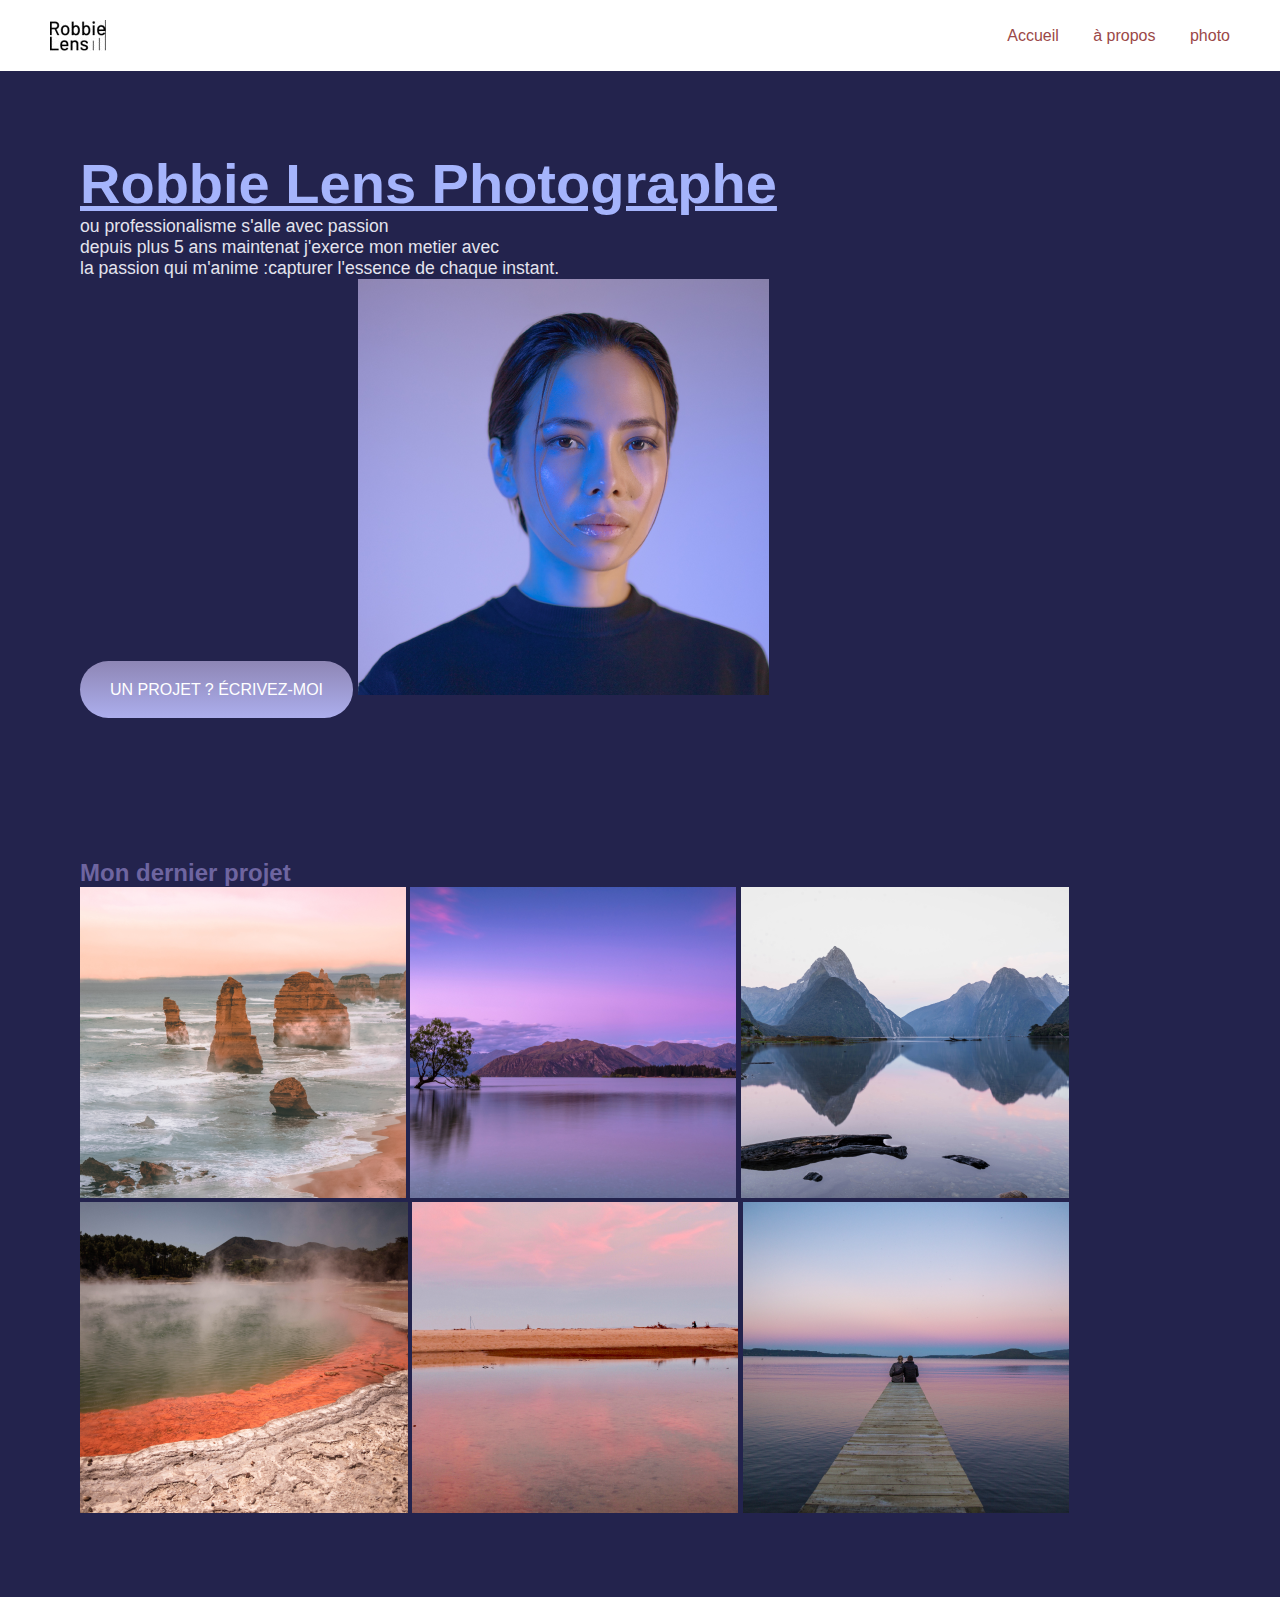
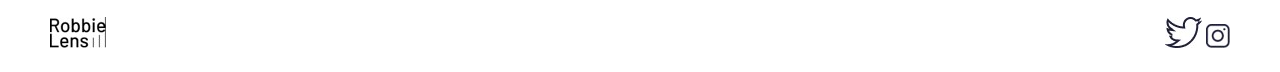
<file: index.HTML>
<!DOCTYPE html>
<html lang="fr">
    <head>
        <meta charset="UTF-8">
        <title>Accueil-Robbie Lens Photographie</title>
        <link href="style.css" rel="stylesheet">
        <link rel="preconnect" href="https://fonts.googleapis.com">
        <link rel="preconnect" href="https://fonts.gstatic.com" crossorigin>
        <link href="https://fonts.googleapis.com/css2?family=Rowdies:wght@300&display=swap" rel="stylesheet">
    </head>
    <body>
            <header>
                <nav>
                    
                    <img src="images/logo.jpg" alt="Logo Robbie Lens">
                    
                    <ul>  
                        
                        <a href="index.html">Accueil</a> 
                        <a href="a-propos.html"> à propos</a>
                        <a href="porfolio.HTML"> photo</a>                 
                    </ul>
                </nav>
            </header>   
            <main>
                <section >
                    <article>
                        <h1> Robbie Lens Photographe </h1>

                        <p> 
                        ou professionalisme s'alle avec passion<br>
                        depuis plus 5 ans maintenat j'exerce mon metier
                         avec <br>la passion qui m'anime :capturer l'essence de chaque instant. 
                        </p>
                        <a href="" class="cta">UN PROJET ? ÉCRIVEZ-MOI</a>
                       
                    
                        <img src="images/fille.png" alt="Portrait avec effet de la photographe Robbie Lens">
                        
                    </article>  
                </section>
                <section>
                    <h2>Mon dernier projet</h2>
                    
                    <div>
                       
                        <img src="images/element1.png" alt="Twelve apostles - Australie" >
                        <img src="images/element2.png" alt="Wai-O-Tapu - Nouvelle-Zélande">
                        <img src="images/element3.png"alt="Parc National d’Abel Tasman - Nouvelle-Zélande">
                    </div>
                    <div>
                        
                        <img src="images/element4.png" alt="Lac Rotorua - Nouvelle-Zélande" >
                        <img src="images/element5.png" alt="Milford Sound - Nouvelle-Zélande" >
                        <img src="images/element6.png" alt="Lac Wanaka - Nouvelle-Zélande" >
                    </div>
                </section>
            </main>
            <footer>
                <a href="index.html" class="lien-icone">
                    <img src="images/logo.jpg" alt="Logo Robbie Lens" >
                </a>
                <div>
                    <a target="_blank" href="https://twitter.com/" class="lien-icone">
                        <img src="images/Twetter.jpg" alt="Logo Twitter" >
                    </a>
                    <a target="_blank" href="https://www.instagram.com/" class="lien-icone">
                        <img src="images/Instagram.jpg" alt="Logo Instagram" >
                    </a>
                </div>
            </footer>
     </body> 

</html>
</file>
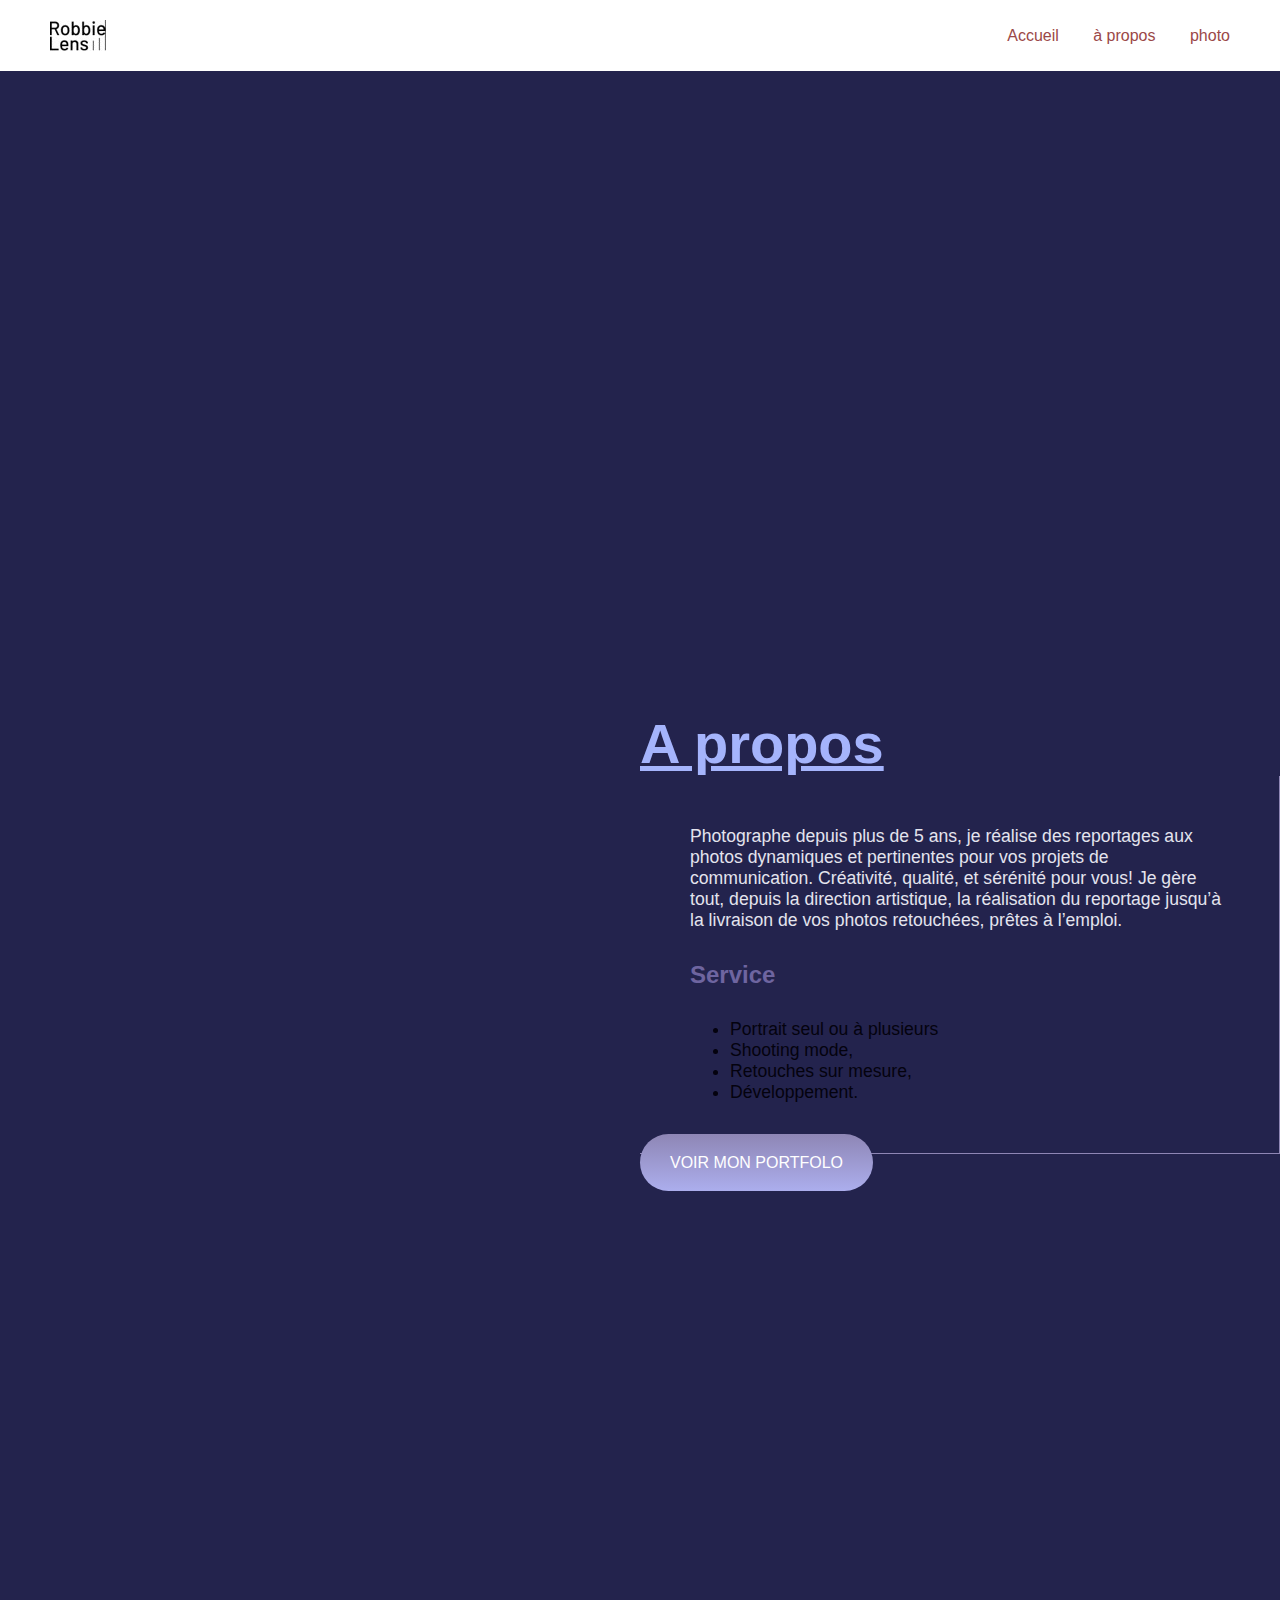
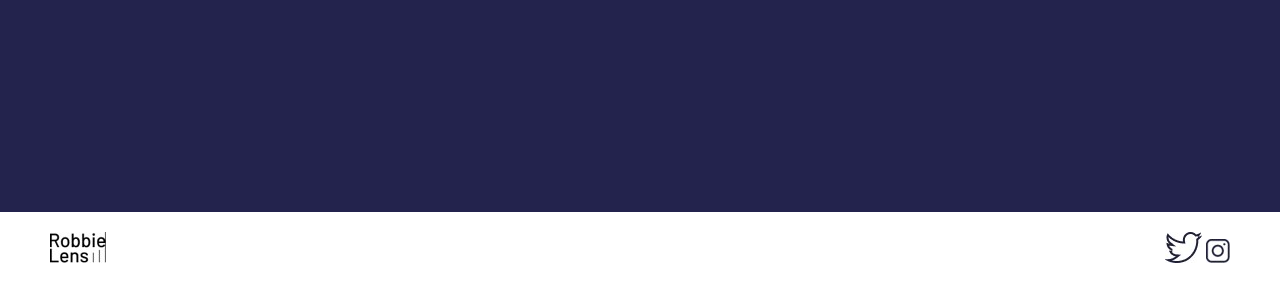
<file: a-propos.HTML>
<!DOCTYPE html>
<html lang="fr">
    <head>
     <meta charset="UTF-8">
        <title> A PROPOS-ROBBIE LENS PHOTOGRAPHE</title>
        <link href="style.css" rel="stylesheet">
        <link rel="preconnect" href="https://fonts.googleapis.com">
        <link rel="preconnect" href="https://fonts.gstatic.com" crossorigin>
        <link href="https://fonts.googleapis.com/css2?family=Rowdies:wght@300&display=swap" rel="stylesheet">

    </head>

    <body>
        <header>
            <nav class="entete">
                <img src="images/logo.jpg" alt="Logo Robbie Lens">
                
                <ul>
                    <a href="index.html">Accueil</a> 
                    <a href="a-propos.html"> à propos</a>
                    <a href="porfolio.HTML"> photo</a>                 
                </ul>
            </nav>
        </header>
            <main class="a-propos-main">
                <h1>  A propos </h1>
                <div class="carre-contenu">
                    <p>  
                    Photographe depuis plus de 5 ans, je réalise des reportages aux photos dynamiques et pertinentes
                    pour
                    vos
                    projets de communication. Créativité, qualité, et sérénité pour vous! Je gère tout, depuis la
                    direction
                    artistique, la réalisation du reportage jusqu’à la livraison de vos photos retouchées, prêtes à
                    l’emploi. 
                    </p>

                    <h2>Service</h2>
                    <ul>
                        <li>Portrait seul ou à plusieurs</li>
                        <li>Shooting mode,</li>
                        <li>Retouches sur mesure,</li>
                        <li>Développement.</li>
                    </ul>
                </div>
                <div>
                    <a href="" class="cta">VOIR MON PORTFOLO</a>
                </div>
            </main>
        <footer>
            <a href="index.html" class="lien-icone">
                <img src="images/logo.jpg" alt="Logo Robbie Lens" >
            </a>
            <div>
                <a target="_blank" href="https://twitter.com/" class="lien-icone">
                    <img src="images/Twetter.jpg" alt="Logo Twitter" >
                </a>
                <a target="_blank" href="https://www.instagram.com/" class="lien-icone">
                    <img src="images/Instagram.jpg" alt="Logo Instagram" >
                </a>
            </div>
            
            
        </footer>
    </body> 
</html>
</file>
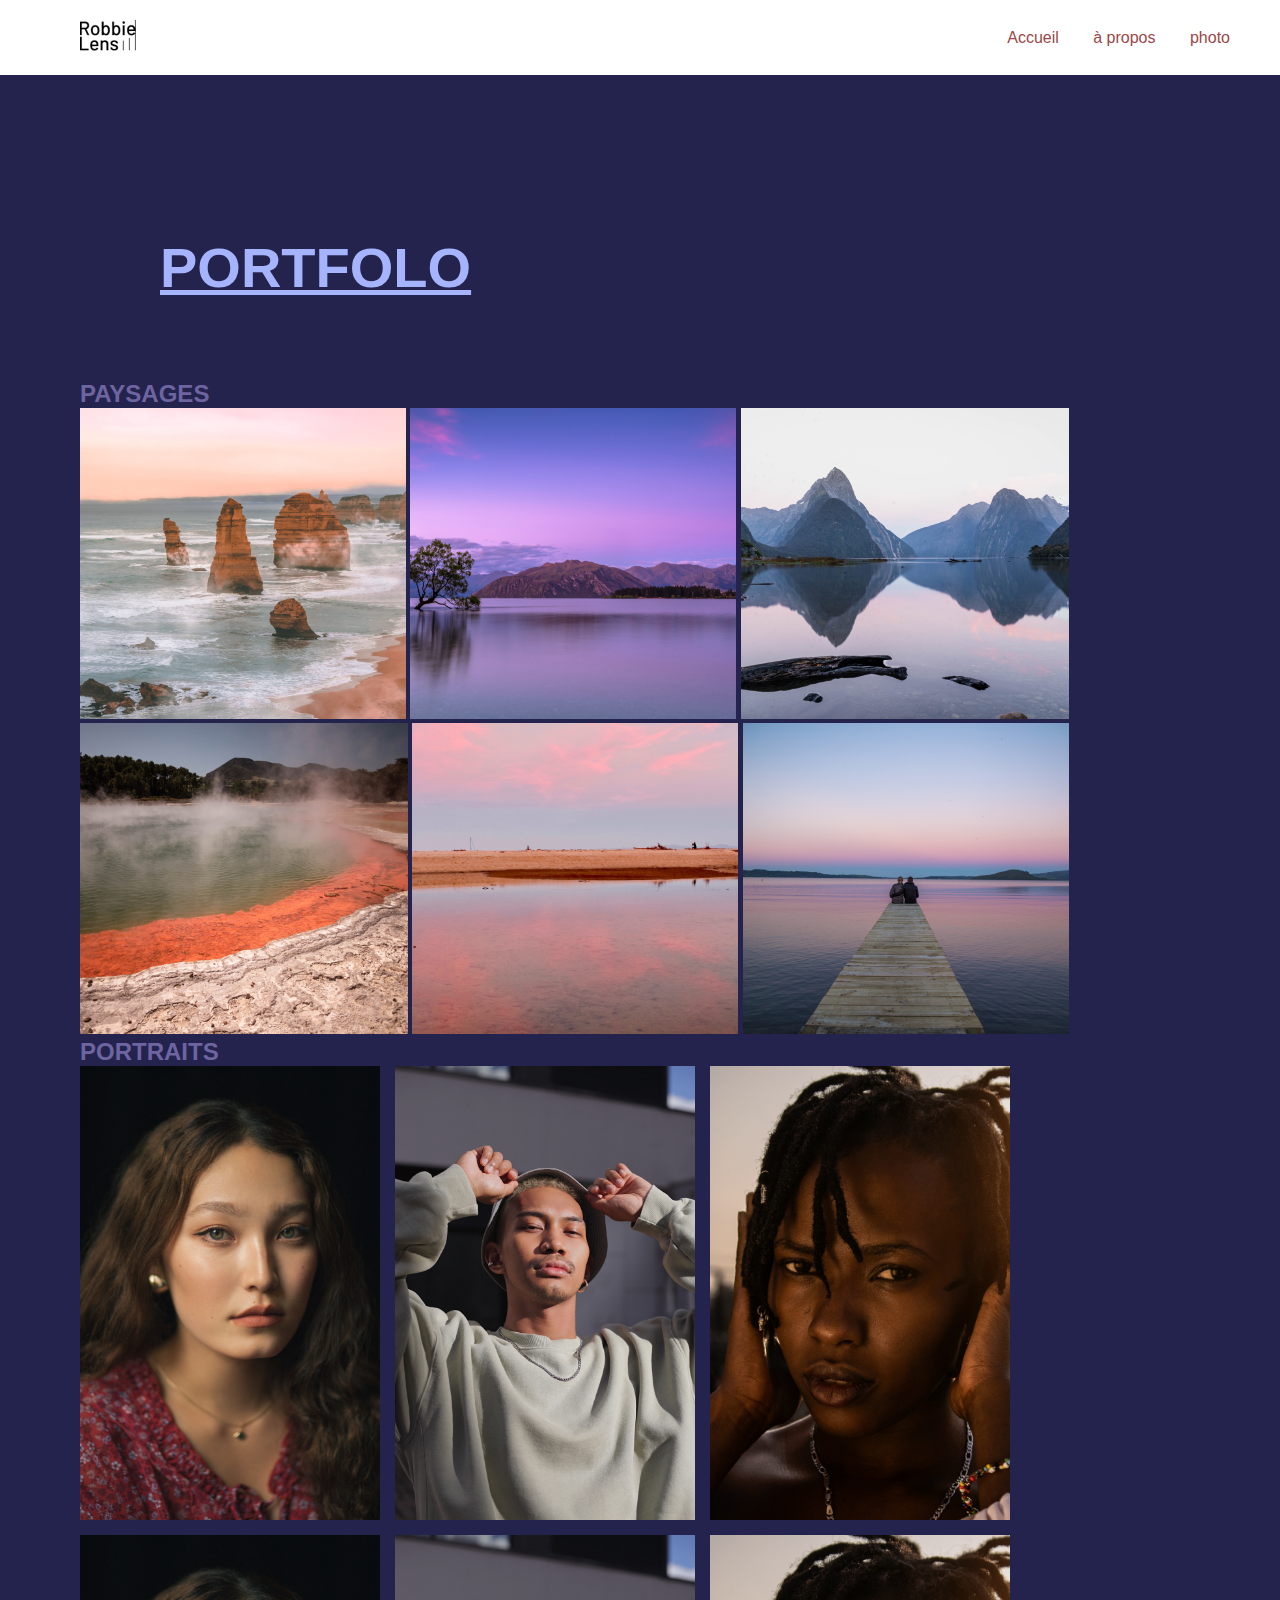
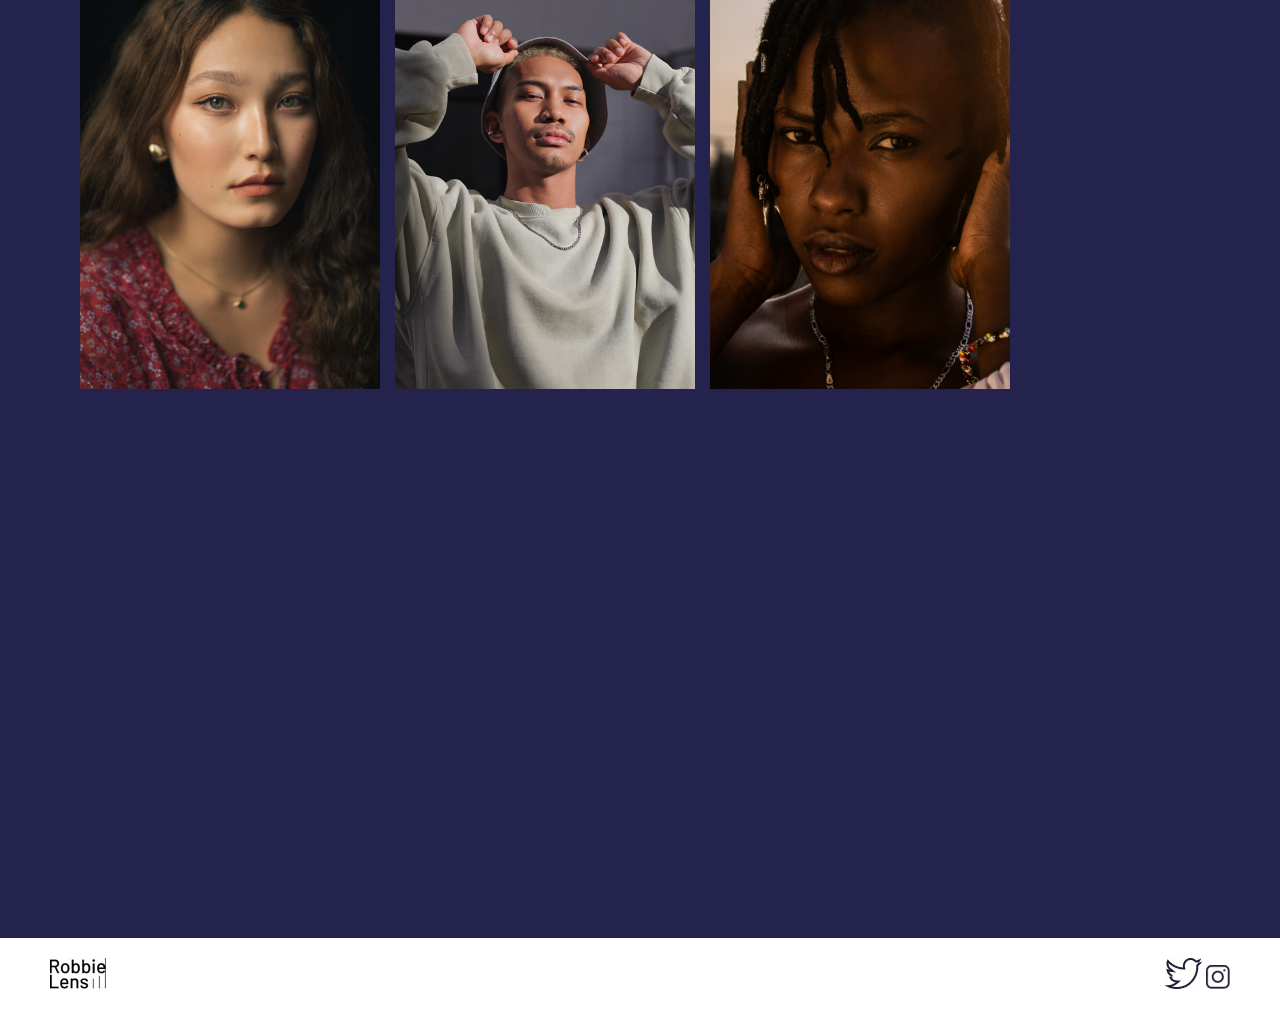
<file: porfolio.HTML>
<!DOCTYPE html>
<html lang="fr">
    <head>
        <meta charset="UTF-8">
        <title>PORTFOLIO-ROBBIE LENS PHOTOGRAPHE</title>
        <link href="style.css" rel="stylesheet">
        <link rel="preconnect" href="https://fonts.googleapis.com">
        <link rel="preconnect" href="https://fonts.gstatic.com" crossorigin>
        <link href="https://fonts.googleapis.com/css2?family=Rowdies:wght@300&display=swap" rel="stylesheet">
    </head>
    <body>
        <header>
            <nav>
                <a href="index.html" class="lien-icone">
                    <img src="images/logo.jpg" alt="Logo Robbie Lens" >
                </a>
    
                <ul>
                    <a href="index.html">Accueil</a>
                    <a href="a-propos.html"> à propos</a>
                    <a href="porfolio.HTML">photo</a>
                </ul>
            </nav>
        </header>
        <main>
            <section>
                <section>
                    <h1>PORTFOLO</h1>
                </section>
                    <h2>PAYSAGES</h2>
                    <div calss="grid-paysages">
            
                        <a href="images/portfolio/element1" class="lien-conteneur-photo">
                            <img src="images/element1.png" alt="Wai-O-Tapu - Nouvelle-Zélande">
                            <p class="photo-hover">Voir la photo</p>
                        </a>
            
            
                        <a href="images/portfolio/element2" class="lien-conteneur-photo">
                            <img src="images/element2.png" alt="Wai-O-Tapu - Nouvelle-Zélande">
                            <p class="photo-hover">Voir la photo</p>
            
                        </a>
            
                        <a href="images/portfolio/element3"class="lien-conteneur-photo">
                            <img src="images/element3.png"alt="Parc National d’Abel Tasman - Nouvelle-Zélande">
                            <p class="photo-hover">Voir la photo</p>
                        </a>

            
                        <a href="images/portfolio/element4" class="lien-conteneur-photo">
                            <img src="images/element4.png" alt="Parc National d’Abel Tasman - Nouvelle-Zélande" >
                            <p class="photo-hover">Voir la photo</p>
                        </a>
            
                        <a href="images/portfolio/element5" class="lien-conteneur-photo">
                            <img src="images/element5.png" alt="Milford Sound - Nouvelle-Zélande" >
                            <P class="photo-hover">Voir la photo</P>
                        </a>
                        <a href="images/portfolio/element6" class="lien-conteneur-photo">
                            <img src="images/element6.png" alt="Lac Wanaka - Nouvelle-Zélande" >
                            <P class="photo-hover">Voir la photo</P>
                        </a>
                        
                    </div>
        
                    <h2>PORTRAITS</h2>
                    <div class="grid-portraits">
            
                        <a href="images/portfolio/portrait1" class="lien-conteneur-photo">   
                            <img src="images/portrait1.jpg" alt="Portrait jeune femme 1" >
                            <P class="photo-hover">Voir la photo</P>
                        </a>
            
                        <a href="images/portfolio/portrait2" class="lien-conteneur-photo">
                            <img src="images/portrait3.jpg" alt="Portrait jeune femme 2" >
                            <P class="photo-hover">Voir la photo</P>
                        </a>
        
                        <a href="images/portfolio/portrait3" class="lien-conteneur-photo">
                            <img src="images/portrait5.jpg" alt="Portrait jeune femme 3" >
                            <P class="photo-hover">Voir la photo</P>
                        </a>
            
                        <a href="images/portfolio/portrait4" class="lien-conteneur-photo">
                            <img src="images/portrait1.jpg" alt="Portrait jeune femme 4" >
                            <P class="photo-hover">Voir la photo</P>
                        </a>

            
                        <a href="images/portfolio/portrait5" class="lien-conteneur-photo">
                            <img src="images/portrait3.jpg" alt="Portrait jeune femme 5" >
                            <P class="photo-hover">Voir la photo</P>
                        </a>
            
                        <a href="images/portfolio/portrait1" class="lien-conteneur-photo">
                            <img src="images/portrait5.jpg" alt="Portrait jeune femme 1" >
                            <P class="photo-hover">Voir la photo</P>
                        </a>
            
                        
                        
            
                    </div>
            
            </section>
        </main>
        <footer>
            <a href="index.html" class="lien-icone">
                <img src="images/logo.jpg" alt="Logo Robbie Lens" >
            </a>
            <div>
                <a target="_blank" href="https://twitter.com/" class="lien-icone">
                    <img src="images/Twetter.jpg" alt="Logo Twitter" >
                </a>
                <a target="_blank" href="https://www.instagram.com/" class="lien-icone">
                    <img src="images/Instagram.jpg" alt="logo instagram" >
                </a>
            </div>
            
        </footer>
    </body>
</html>
</file>
<file: style.css>
* {
margin:0;
}
body {
font-family: 'Manrope', sans-serif;
font-size: 1em;
background-color:#23234d; 
}
a {
color: #9b4848;
text-decoration: none;
}
P{
color:#e4e4ee;
font-size: 1.1eM;
}
h1 {
color: #a5b4fc;
font-family: 'Montserrat', sans-serif;
font-size: 3.5em;
text-decoration: underline;
}
h2 {
 color: #6e65a0;
}  


li {
font-size: 1.1em;
color: #04020e;
}
header,
footer {
background-color: white;
padding: 20px 50px;
}
.cta {
background: linear-gradient(#8e86b5, #acaeed);
color: white;
border-radius: 50px;
padding: 20px 30px;
}
a:hover{
text-decoration:underline ;
}  
.cta:hover {
background: linear-gradient(#696484, #8788ba);
text-decoration: none;
}       
.lien-icone:hover {
opacity: 0.5;
}
.carre-contenu{
border-right: 1px solid #8e86b5;
border-bottom: 1px solid #8e86b5;
padding: 50px;
}
.carre-contenu h2 {
margin-top: 30px;
}
.carre-contenu ul {
margin-top: 30px;
}
section {
padding: 80px;
}
.a-propos-main {
width: 50%;
margin: 50%;
}
footer,
nav {
display: flex;
flex-direction: row;
align-items: center;
justify-content: space-between;
}
nav a {
margin-left: 30px;
}
.photos{
background-color: white;
padding: 80px;
}
.photos h2 {
color: #242424;
text-align: center;
margin-bottom: 80px;
}
.photos div{
display: flex;
flex-direction: row;
gap: 15px;
justify-content: center;
margin-bottom: 15px;
}
.introduction{
display: flex;
flex-direction: row;
width: 50%;
align-items: center;
margin: auto;
}
.portfolio-section-photos {
  background-color:white;
}
.portfolio-section-photos h2 {
  color: #242424;
  margin-bottom: 80px;
  text-decoration: underline;
}
.grid-portraits{
  display:grid;
  grid-template-rows:1fr 1fr 1fr ;
  grid-template-columns:300px  300px 300px ;
  gap: 15px;
}
.grid-paysages{
  display:grid;
  grid-template-columns: 1fr 1fr  1fr;
  grid-template-rows: 300px 300px  300px;
  gap: 15px;
}  
.grid-paysages img,
.grid-portraits img {
  width: 100%;
  height: 100%;
  object-fit: cover;
}
.lien-conteneur-photo {
  position: relative;
}
.photo-hover {
  position: absolute;
  top: 0;
  left: 0;
  right: 0;
  bottom: 0;
  display: flex;
  align-items: center;
  justify-content: center;
  font-size: 1.5em;
  color: white;
  background-color: rgba(0, 0, 0, 0.7);
  display: none;
}

.lien-conteneur-photo:hover .photo-hover {
  display: flex;
}
</file>
